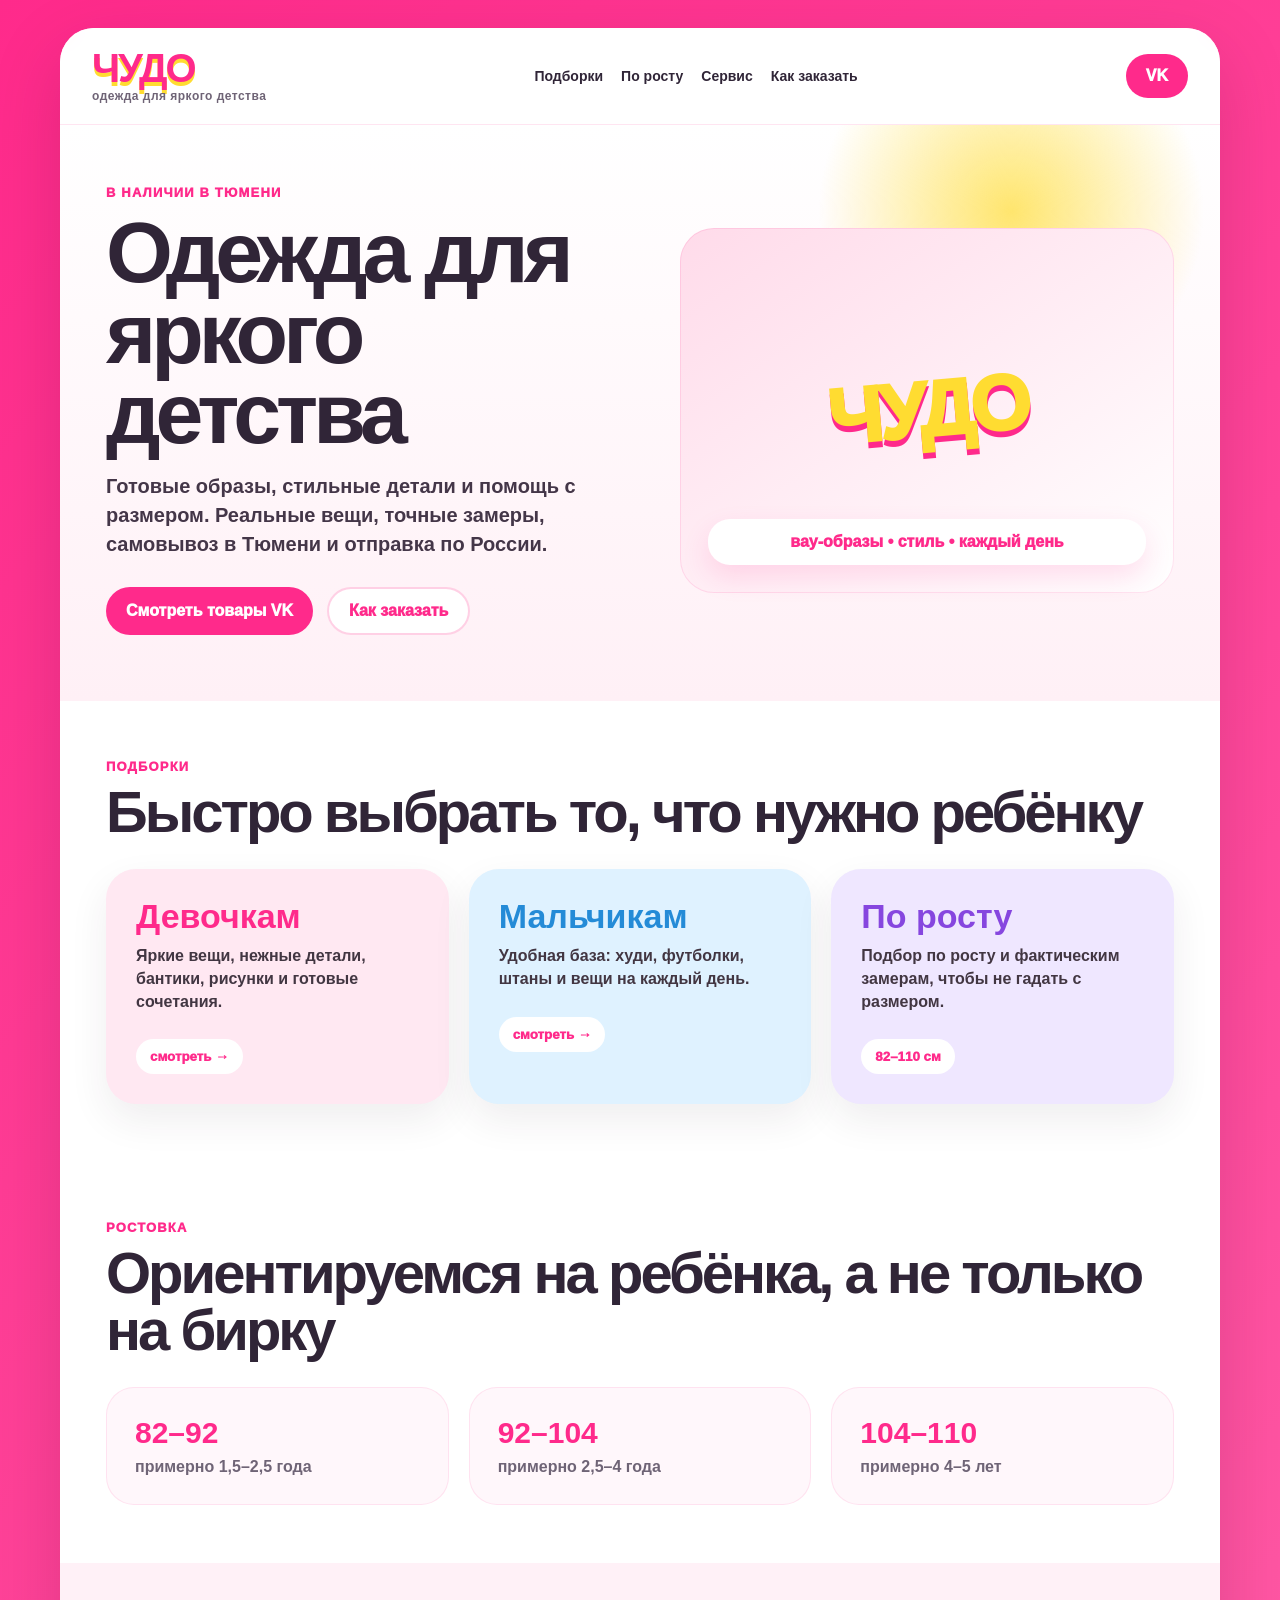
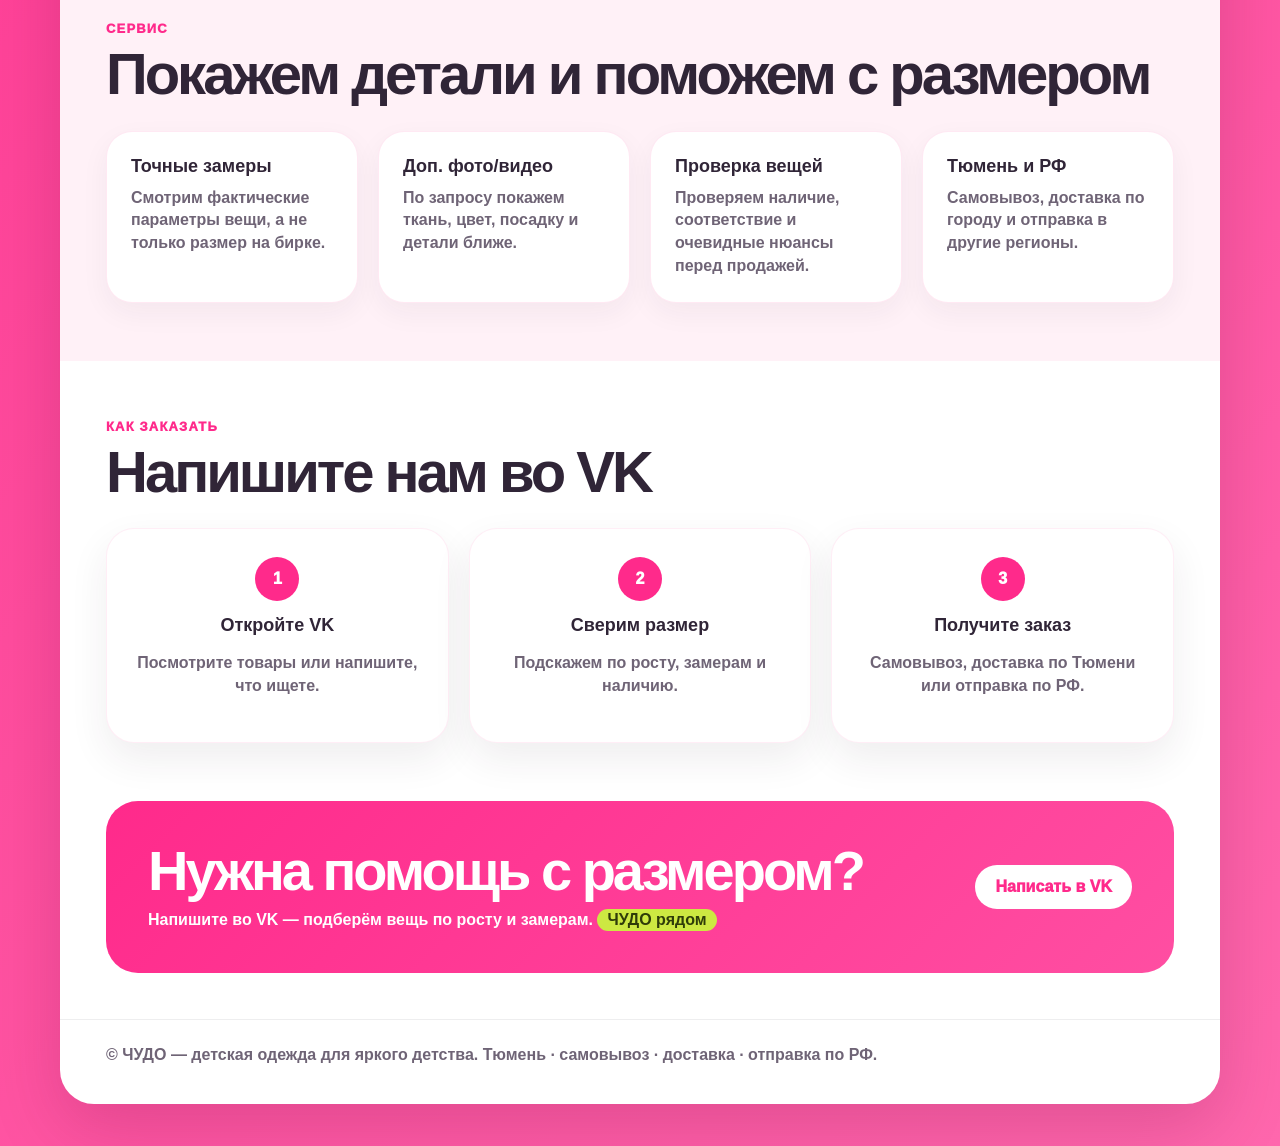
<file: index.html>
<!doctype html>
<html lang="ru">
<head>
  <meta charset="utf-8">
  <meta name="viewport" content="width=device-width, initial-scale=1">
  <title>ЧУДО — детская одежда в Тюмени</title>
  <meta name="description" content="ЧУДО — яркая детская одежда для детей: готовые образы, точные замеры, помощь с размером, самовывоз в Тюмени и отправка по России.">
  <style>
    :root{--pink:#ff2a8b;--pink2:#ff67ad;--yellow:#ffdc31;--lime:#cde842;--ink:#302537;--muted:#6f6476;--blue:#dff2ff;--violet:#efe7ff;--rose:#fff1f7;--white:#fff;--shadow:0 24px 70px rgba(82,0,45,.18)}
    *{box-sizing:border-box}html{scroll-behavior:smooth}body{margin:0;font-family:Arial,Helvetica,sans-serif;color:var(--ink);background:linear-gradient(135deg,var(--pink),var(--pink2));min-width:320px}a{color:inherit;text-decoration:none}.page{width:min(1160px,calc(100% - 32px));margin:28px auto 42px;background:white;border-radius:34px;box-shadow:var(--shadow);overflow:hidden}.header{display:flex;align-items:center;justify-content:space-between;gap:22px;padding:22px 32px;border-bottom:1px solid rgba(255,42,139,.12);position:sticky;top:0;background:rgba(255,255,255,.96);backdrop-filter:blur(10px);z-index:2}.logo{display:flex;flex-direction:column;line-height:.9}.logo b{font-size:40px;letter-spacing:-2px;color:var(--pink);text-shadow:0 4px 0 var(--yellow)}.logo span{font-size:12px;font-weight:900;color:var(--muted);letter-spacing:.04em;margin-top:5px}.nav{display:flex;gap:18px;flex-wrap:wrap;justify-content:center;font-size:14px;font-weight:900}.pill{display:inline-flex;align-items:center;justify-content:center;gap:8px;border-radius:999px;padding:13px 20px;font-weight:1000}.pill--pink{background:var(--pink);color:white}.pill--light{background:white;color:var(--pink);border:2px solid rgba(255,42,139,.22)}.hero{position:relative;display:grid;grid-template-columns:1.05fr .95fr;gap:28px;align-items:center;padding:60px 46px 66px;background:radial-gradient(circle at 82% 15%,rgba(255,220,49,.7),transparent 18%),linear-gradient(180deg,#fff,#fff0f6)}.hero h1{margin:12px 0 18px;font-size:clamp(48px,7vw,86px);line-height:.94;letter-spacing:-5px}.eyebrow{margin:0;color:var(--pink);font-size:13px;font-weight:1000;text-transform:uppercase;letter-spacing:.09em}.lead{max-width:560px;margin:0;color:#443648;font-size:20px;line-height:1.45;font-weight:800}.actions{display:flex;gap:14px;flex-wrap:wrap;margin-top:28px}.hero-card{min-height:365px;border-radius:34px;background:linear-gradient(145deg,#ffdbea,#fff);display:grid;place-items:center;text-align:center;padding:34px;position:relative;box-shadow:inset 0 0 0 1px rgba(255,42,139,.12)}.hero-card:before{content:"ЧУДО";font-size:78px;font-weight:1000;letter-spacing:-4px;color:var(--yellow);text-shadow:0 6px 0 var(--pink);transform:rotate(-5deg)}.hero-card:after{content:"вау-образы • стиль • каждый день";position:absolute;left:28px;right:28px;bottom:28px;background:white;border-radius:22px;padding:14px 18px;color:var(--pink);font-weight:1000;box-shadow:0 12px 28px rgba(255,42,139,.14)}section{padding:58px 46px}.section-head p{margin:0 0 10px;color:var(--pink);font-size:13px;font-weight:1000;text-transform:uppercase;letter-spacing:.09em}.section-head h2{margin:0 0 28px;font-size:clamp(34px,5vw,58px);line-height:.98;letter-spacing:-3px}.grid{display:grid;gap:20px}.categories{grid-template-columns:repeat(3,1fr)}.cat{display:block;min-height:220px;border-radius:30px;padding:30px;box-shadow:0 16px 38px rgba(48,37,55,.08);position:relative;overflow:hidden;transition:transform .18s ease,box-shadow .18s ease}.cat:hover{transform:translateY(-3px);box-shadow:0 22px 44px rgba(48,37,55,.12)}.cat h3{margin:0 0 12px;font-size:34px;line-height:1;color:var(--pink)}.cat p{margin:0;line-height:1.42;font-weight:800;color:#423642}.cat small{display:inline-flex;margin-top:26px;padding:10px 14px;border-radius:999px;background:white;color:var(--pink);font-weight:1000}.cat--girls{background:#ffe8f2}.cat--boys{background:var(--blue)}.cat--growth{background:var(--violet)}.cat--boys h3{color:#248bd7}.cat--growth h3{color:#8646df}.service{background:var(--rose)}.features{grid-template-columns:repeat(4,1fr)}.feature{min-height:170px;background:white;border:1px solid rgba(255,42,139,.1);border-radius:26px;padding:24px;box-shadow:0 10px 28px rgba(48,37,55,.05)}.feature b{display:block;font-size:18px;margin-bottom:10px}.feature span{display:block;color:var(--muted);font-weight:800;line-height:1.42}.growths{grid-template-columns:repeat(3,1fr)}.growth{display:block;border-radius:28px;padding:28px;background:#fff7fb;border:1px solid rgba(255,42,139,.1);transition:transform .18s ease}.growth:hover{transform:translateY(-3px)}.growth b{display:block;font-size:30px;color:var(--pink);margin-bottom:8px}.growth span{font-weight:800;color:var(--muted)}.steps{grid-template-columns:repeat(3,1fr)}.step{background:white;border-radius:28px;padding:28px;text-align:center;box-shadow:0 16px 38px rgba(48,37,55,.08);border:1px solid rgba(255,42,139,.08)}.num{width:44px;height:44px;border-radius:50%;background:var(--pink);color:white;display:grid;place-items:center;margin:0 auto 14px;font-weight:1000}.step b{font-size:18px}.step p{color:var(--muted);font-weight:800;line-height:1.42}.cta{margin:0 46px 46px;padding:42px;border-radius:32px;background:linear-gradient(135deg,var(--pink),#ff4ea2);color:white;display:flex;align-items:center;justify-content:space-between;gap:24px}.cta h2{font-size:clamp(32px,5vw,56px);letter-spacing:-3px;line-height:1;margin:0}.cta p{font-weight:800;margin:10px 0 0}.cta .pill{background:white;color:var(--pink)}footer{padding:26px 46px 40px;border-top:1px solid rgba(48,37,55,.08);color:var(--muted);font-weight:800}.lime{display:inline-block;background:var(--lime);border-radius:999px;padding:2px 10px;color:#2f3c09}@media(max-width:920px){.header{align-items:flex-start;flex-direction:column}.hero{grid-template-columns:1fr;padding:42px 26px 48px}.hero h1{letter-spacing:-3px}.hero-card{min-height:260px}.categories,.features,.growths,.steps{grid-template-columns:1fr}section{padding:46px 26px}.cta{margin:0 26px 36px;display:block}.cta .pill{margin-top:18px;width:100%}footer{padding:24px 26px 34px}.nav{justify-content:flex-start}.page{width:min(100% - 20px,1160px);margin-top:10px}}
  </style>
</head>
<body>
<div class="page">
  <header class="header">
    <a class="logo" href="#top" aria-label="ЧУДО"><b>ЧУДО</b><span>одежда для яркого детства</span></a>
    <nav class="nav" aria-label="Навигация"><a href="#collections">Подборки</a><a href="#growth">По росту</a><a href="#service">Сервис</a><a href="#order">Как заказать</a></nav>
    <a class="pill pill--pink" href="https://vk.com/chudo_tmn72" target="_blank" rel="noopener">VK</a>
  </header>
  <main id="top">
    <section class="hero"><div><p class="eyebrow">в наличии в Тюмени</p><h1>Одежда для яркого детства</h1><p class="lead">Готовые образы, стильные детали и помощь с размером. Реальные вещи, точные замеры, самовывоз в Тюмени и отправка по России.</p><div class="actions"><a class="pill pill--pink" href="https://vk.com/market-197611938" target="_blank" rel="noopener">Смотреть товары VK</a><a class="pill pill--light" href="#order">Как заказать</a></div></div><div class="hero-card" aria-label="Фирменный блок ЧУДО"></div></section>
    <section id="collections"><div class="section-head"><p>подборки</p><h2>Быстро выбрать то, что нужно ребёнку</h2></div><div class="grid categories"><a class="cat cat--girls" href="https://vk.com/market-197611938?ref_source=community_goods&screen=group&section=album_1&traffic_source=link" target="_blank" rel="noopener"><h3>Девочкам</h3><p>Яркие вещи, нежные детали, бантики, рисунки и готовые сочетания.</p><small>смотреть →</small></a><a class="cat cat--boys" href="https://vk.com/market-197611938?ref_source=community_goods&screen=group&section=album_2&traffic_source=link" target="_blank" rel="noopener"><h3>Мальчикам</h3><p>Удобная база: худи, футболки, штаны и вещи на каждый день.</p><small>смотреть →</small></a><a class="cat cat--growth" href="#growth"><h3>По росту</h3><p>Подбор по росту и фактическим замерам, чтобы не гадать с размером.</p><small>82–110 см</small></a></div></section>
    <section id="growth"><div class="section-head"><p>ростовка</p><h2>Ориентируемся на ребёнка, а не только на бирку</h2></div><div class="grid growths"><a class="growth" href="https://vk.com/market-197611938?ref_source=community_goods&screen=group&section=album_14&traffic_source=link" target="_blank" rel="noopener"><b>82–92</b><span>примерно 1,5–2,5 года</span></a><a class="growth" href="https://vk.com/market-197611938?ref_source=community_goods&screen=group&section=album_15&traffic_source=link" target="_blank" rel="noopener"><b>92–104</b><span>примерно 2,5–4 года</span></a><a class="growth" href="https://vk.com/market-197611938?section=album_17" target="_blank" rel="noopener"><b>104–110</b><span>примерно 4–5 лет</span></a></div></section>
    <section class="service" id="service"><div class="section-head"><p>сервис</p><h2>Покажем детали и поможем с размером</h2></div><div class="grid features"><div class="feature"><b>Точные замеры</b><span>Смотрим фактические параметры вещи, а не только размер на бирке.</span></div><div class="feature"><b>Доп. фото/видео</b><span>По запросу покажем ткань, цвет, посадку и детали ближе.</span></div><div class="feature"><b>Проверка вещей</b><span>Проверяем наличие, соответствие и очевидные нюансы перед продажей.</span></div><div class="feature"><b>Тюмень и РФ</b><span>Самовывоз, доставка по городу и отправка в другие регионы.</span></div></div></section>
    <section id="order"><div class="section-head"><p>как заказать</p><h2>Напишите нам во VK</h2></div><div class="grid steps"><div class="step"><div class="num">1</div><b>Откройте VK</b><p>Посмотрите товары или напишите, что ищете.</p></div><div class="step"><div class="num">2</div><b>Сверим размер</b><p>Подскажем по росту, замерам и наличию.</p></div><div class="step"><div class="num">3</div><b>Получите заказ</b><p>Самовывоз, доставка по Тюмени или отправка по РФ.</p></div></div></section>
    <div class="cta"><div><h2>Нужна помощь с размером?</h2><p>Напишите во VK — подберём вещь по росту и замерам. <span class="lime">ЧУДО рядом</span></p></div><a class="pill" href="https://vk.com/chudo_tmn72" target="_blank" rel="noopener">Написать в VK</a></div>
  </main>
  <footer>© ЧУДО — детская одежда для яркого детства. Тюмень · самовывоз · доставка · отправка по РФ.</footer>
</div>
<!-- chudo-final-v7-20260704 -->
</body>
</html>
</file>
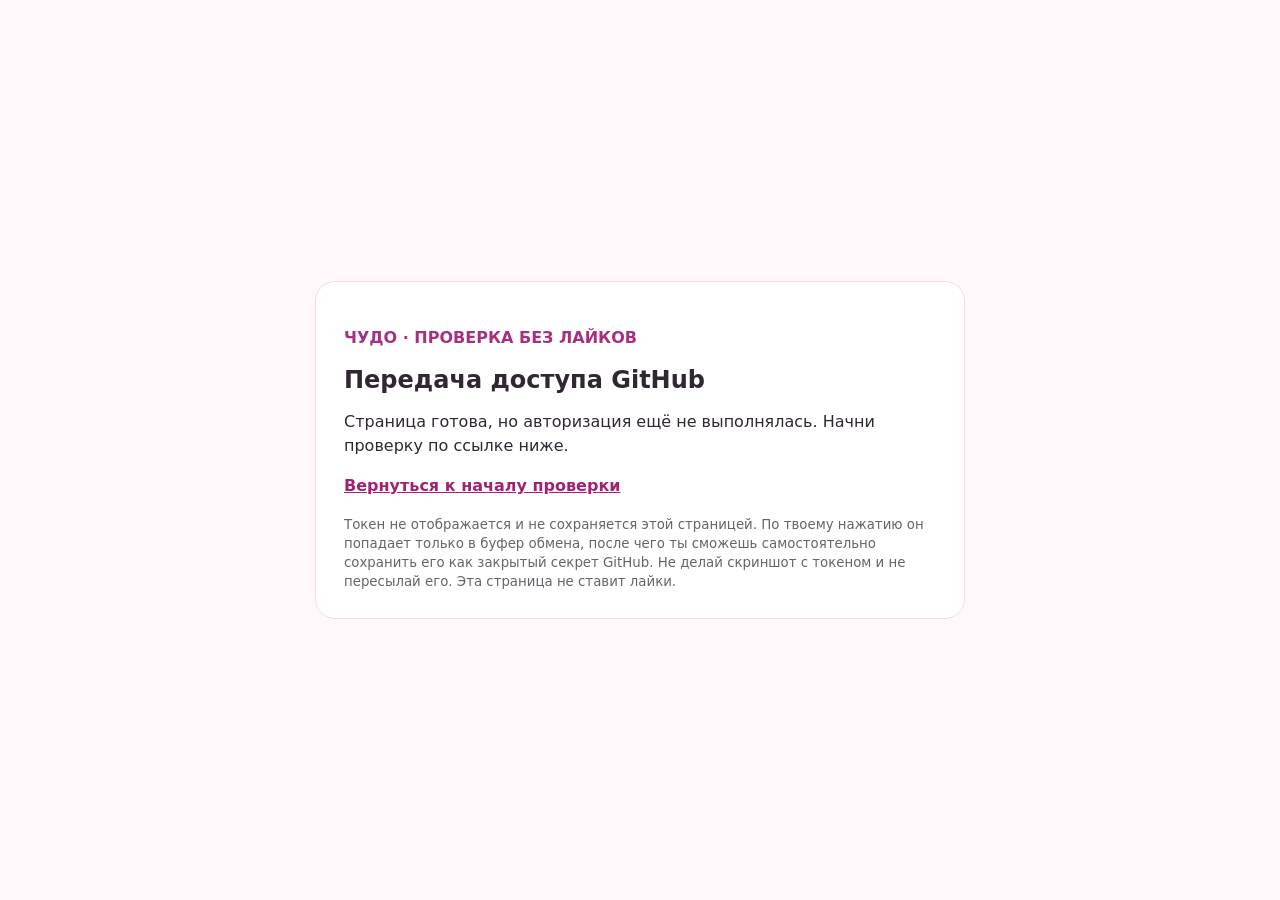
<file: vk-auth/callback.html>
<!doctype html>
<html lang="ru"><head>
<meta charset="utf-8"><meta name="viewport" content="width=device-width,initial-scale=1">
<meta name="robots" content="noindex,nofollow,noarchive"><meta name="referrer" content="no-referrer">
<meta http-equiv="Content-Security-Policy" content="default-src 'none'; script-src 'unsafe-inline'; style-src 'unsafe-inline'; img-src 'none'; connect-src https://id.vk.ru https://api.vk.ru; form-action 'none'; base-uri 'none'; object-src 'none'">
<title>ЧУДО | Результат проверки VK ID</title>
<style>
:root{font-family:system-ui,-apple-system,"Segoe UI",sans-serif;color-scheme:light}
body{background:#fff8fb;color:#302733;margin:0;display:grid;min-height:100vh;place-items:center}
main{box-sizing:border-box;max-width:650px;width:94%;padding:28px;border-radius:20px;border:1px solid #f1dce7;background:white}
h1{font-size:1.5rem;margin-top:0}p{line-height:1.5}
li{padding:5px 0}a{color:#a22173;font-weight:600}small{color:#68636b}</style></head>
<body><main>
<p style="color:#a43280;font-weight:700">ЧУДО · ПРОВЕРКА БЕЗ ЛАЙКОВ</p>
<h1>Передача доступа GitHub</h1>
<p id="status" role="status" aria-live="polite">Проверяю ответ ВКонтакте...</p>
<ol id="checks"></ol>
<p><a href="./connect.html">Вернуться к началу проверки</a></p>
<small>Токен не отображается и не сохраняется этой страницей. По твоему нажатию он попадает только в буфер обмена, после чего ты сможешь самостоятельно сохранить его как закрытый секрет GitHub. Не делай скриншот с токеном и не пересылай его. Эта страница не ставит лайки.</small>
</main>
<script>
"use strict";
(async()=>{
  const status=document.getElementById("status");
  const list=document.getElementById("checks");
  const STATE_KEY="chudo_vk_auth_state_v1",VERIFIER_KEY="chudo_vk_auth_verifier_v1";
  const GROUP="-165365365",APP_ID="54820651", CALLBACK="https://chudo-tmn72.github.io/vk-auth/callback.html";
  const add=(method,result)=>{
    const li=document.createElement("li");li.textContent=method+": "+result;list.appendChild(li);
  };
  const qp=new URLSearchParams(location.search);
  const fp=new URLSearchParams(location.hash.startsWith("#")?location.hash.slice(1):"");
  const get=k=>qp.get(k)||fp.get(k);
  const code=get("code"),returnedState=get("state"),device=get("device_id");
  const authError=get("error");
  // Remove sensitive OAuth parameters before displaying anything or contacting VK.
  try { history.replaceState(null,"",location.pathname); }catch(_){}
  if (authError) {
    status.textContent="ВКонтакте не разрешил вход. Можно вернуться к началу проверки.";
    return;
  }
  if (!code) {
    status.textContent="Страница готова, но авторизация ещё не выполнялась. Начни проверку по ссылке ниже.";
    return;
  }
  let expectedState,verifier;
  try {
    expectedState=sessionStorage.getItem(STATE_KEY);
    verifier=sessionStorage.getItem(VERIFIER_KEY);
    sessionStorage.removeItem(STATE_KEY);sessionStorage.removeItem(VERIFIER_KEY);
  } catch(_) { status.textContent="Браузер не смог проверить защиту входа. Повторите вход в обычной вкладке.";return; }
  if(!returnedState||!expectedState||returnedState!==expectedState||!verifier||!device) {
    status.textContent="Проверка безопасности входа не пройдена. Не продолжайте с этим ответом. Начните заново.";
    return;
  }
  try {
    const url=new URL("https://id.vk.ru/oauth2/auth");
    url.search=new URLSearchParams({
      grant_type:"authorization_code",redirect_uri:CALLBACK,
      client_id:APP_ID,code_verifier:verifier,state:expectedState,device_id:device
    }).toString();
    const res=await fetch(url.toString(),{
      method:"POST",body:new URLSearchParams({code:code}),
      signal:AbortSignal.timeout(12000),referrerPolicy:"no-referrer"
    });
    const data=await res.json();
    if (data.state !== expectedState) {
      status.textContent="Ответ VK ID не совпал с проверочным кодом. Для безопасности авторизация остановлена. Начни заново.";
      return;
    }
    if (!res.ok||!data.access_token) {
      status.textContent="VK ID ответил, но не выдал совместимый токен. Проверка методов не началась.";
      add("Обмен кода", "НЕ УДАЛСЯ (HTTP "+res.status+")");
      return;
    }
    // Keep the credential in temporary JS memory only, never in the DOM,
    // storage, logs, URL, or images. Copy to GitHub Actions Secret on click.
    let token=data.access_token;
    data.access_token="";
    if(data.refresh_token) data.refresh_token="";
    if(data.id_token) data.id_token="";
    add("VK ID","АВТОРИЗАЦИЯ УСПЕШНА");
    add("GitHub","ТОКЕН ЕЩЁ НЕ СОХРАНЁН");
    status.textContent="Токен получен. Нажми кнопку ниже и вставь его непосредственно в секрет GitHub VK_USER_TOKEN. Никому не отправляй токен.";
    const button=document.createElement("button");
    button.type="button";
    button.textContent="Скопировать токен для GitHub";
    const instructions=document.createElement("p");
    instructions.textContent="В GitHub открой приватный репозиторий chudo-vk-autolikes → Settings → Secrets and variables → Actions → New repository secret. Имя: VK_USER_TOKEN. Значение: вставь скопированное. Затем нажми Add secret.";
    list.parentElement.insertBefore(button,list.nextSibling);
    button.after(instructions);
    const secretLink=document.createElement("a");
    secretLink.href="https://github.com/chudo-tmn72/chudo-vk-autolikes/settings/secrets/actions";
    secretLink.rel="noreferrer noopener";
    secretLink.target="_blank";
    secretLink.textContent="Открыть защищённые настройки GitHub";
    instructions.after(secretLink);
    button.addEventListener("click",async()=>{
      if(!token)return;
      try {
        await navigator.clipboard.writeText(token);
        token=null;
        button.disabled=true;
        button.textContent="Скопировано";
        status.textContent="Токен скопирован. Вставь его прямо в секрет GitHub VK_USER_TOKEN. Не вставляй его в чат, почту или обычные файлы.";
      }catch(_) {
        status.textContent="Копирование не удалось. Открой страницу в Chrome по HTTPS и повтори вход через VK ID.";
      }
    });
    setTimeout(()=>{
      if(!token)return;
      token=null;
      button.disabled=true;
      button.textContent="Время копирования истекло";
      status.textContent="Защитное время истекло. Токен очищен из памяти страницы. Вернись к началу проверки для нового входа.";
    },300000);
  }catch(_){
    status.textContent="Не удалось выполнить обмен авторизационного кода. Проверь, открываются ли сайты ВК, и пришли фото этой страницы (без адресной строки).";
  }
})();
</script></body></html>
</file>
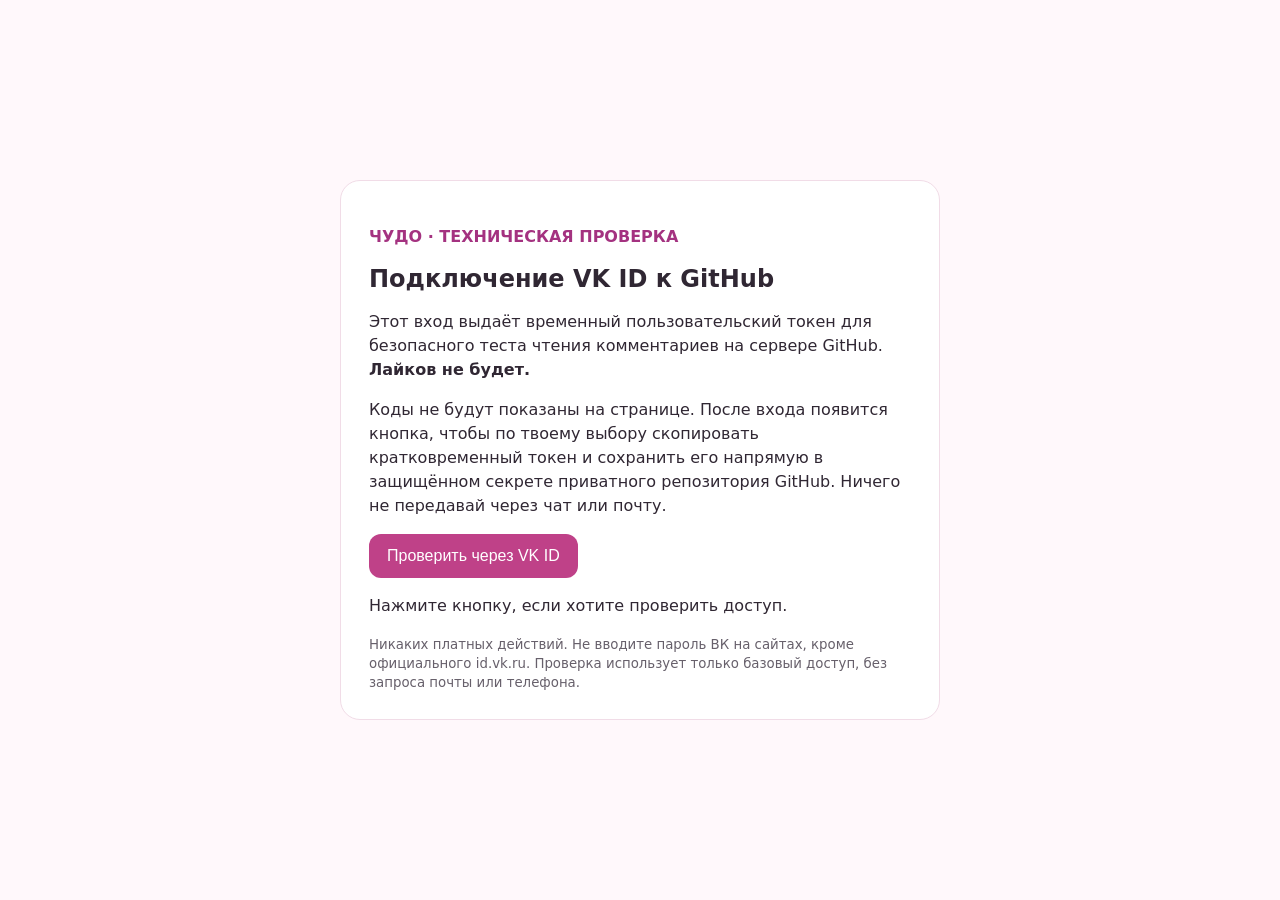
<file: vk-auth/connect.html>
<!doctype html>
<html lang="ru">
<head>
<meta charset="utf-8"><meta name="viewport" content="width=device-width,initial-scale=1">
<meta name="robots" content="noindex,nofollow,noarchive"><meta name="referrer" content="no-referrer">
<meta http-equiv="Content-Security-Policy" content="default-src 'none'; script-src 'unsafe-inline'; style-src 'unsafe-inline'; img-src 'none'; connect-src 'none'; form-action 'none'; base-uri 'none'; object-src 'none'">
<title>ЧУДО | Безопасная проверка входа VK ID</title>
<style>
:root{font-family:system-ui,-apple-system,"Segoe UI",sans-serif;color-scheme:light}body{background:#fff8fb;color:#302733;margin:0;display:grid;min-height:100vh;place-items:center}main{box-sizing:border-box;max-width:600px;width:94%;padding:28px;border-radius:20px;border:1px solid #f1dce7;background:white}h1{font-size:1.5rem;margin-top:0}p{line-height:1.5}button{background:#bf4188;color:white;border:0;border-radius:12px;padding:13px 18px;font-size:1rem;cursor:pointer}button:disabled{opacity:.6}small{color:#67606b}</style>
</head>
<body><main>
<p style="color:#a43280;font-weight:700">ЧУДО · ТЕХНИЧЕСКАЯ ПРОВЕРКА</p>
<h1>Подключение VK ID к GitHub</h1>
<p>Этот вход выдаёт временный пользовательский токен для безопасного теста чтения комментариев на сервере GitHub. <strong>Лайков не будет.</strong></p>
<p>Коды не будут показаны на странице. После входа появится кнопка, чтобы по твоему выбору скопировать кратковременный токен и сохранить его напрямую в защищённом секрете приватного репозитория GitHub. Ничего не передавай через чат или почту.</p>
<button id="start" type="button">Проверить через VK ID</button>
<p id="status" role="status" aria-live="polite">Нажмите кнопку, если хотите проверить доступ.</p>
<small>Никаких платных действий. Не вводите пароль ВК на сайтах, кроме официального id.vk.ru. Проверка использует только базовый доступ, без запроса почты или телефона.</small>
</main>
<script>
"use strict";
(() => {
 const APP_ID="54820651";
 const CALLBACK="https://chudo-tmn72.github.io/vk-auth/callback.html";
 const STATE_KEY="chudo_vk_auth_state_v1", VERIFIER_KEY="chudo_vk_auth_verifier_v1";
 const b=document.getElementById("start"), status=document.getElementById("status");
 const base64url=bytes=>btoa(String.fromCharCode(...bytes)).replace(/\+/g,"-").replace(/\//g,"_").replace(/=+$/,"");
 b.onclick=async()=>{
   b.disabled=true;status.textContent="Готовлю безопасный переход в VK ID...";
   try {
     if (!crypto || !crypto.subtle || !sessionStorage) throw new Error("UNAVAILABLE");
     const verifier=base64url(crypto.getRandomValues(new Uint8Array(32)));
     const state=base64url(crypto.getRandomValues(new Uint8Array(32)));
     const hashed=await crypto.subtle.digest("SHA-256",new TextEncoder().encode(verifier));
     const challenge=base64url(new Uint8Array(hashed));
     sessionStorage.setItem(STATE_KEY,state);
     sessionStorage.setItem(VERIFIER_KEY,verifier);
     const params=new URLSearchParams({
       client_id:APP_ID, app_id:APP_ID, redirect_uri:CALLBACK,
       response_type:"code",code_challenge:challenge,code_challenge_method:"s256",
       state:state,scope:"",sdk_type:"vkid",v:"2.6.1"
     });
     location.assign("https://id.vk.ru/authorize?"+params.toString());
   } catch(_){
     b.disabled=false;status.textContent="Не удалось подготовить вход. Попробуйте открыть страницу в Chrome без режима инкогнито.";
   }
 };
})();
</script></body></html>
</file>
